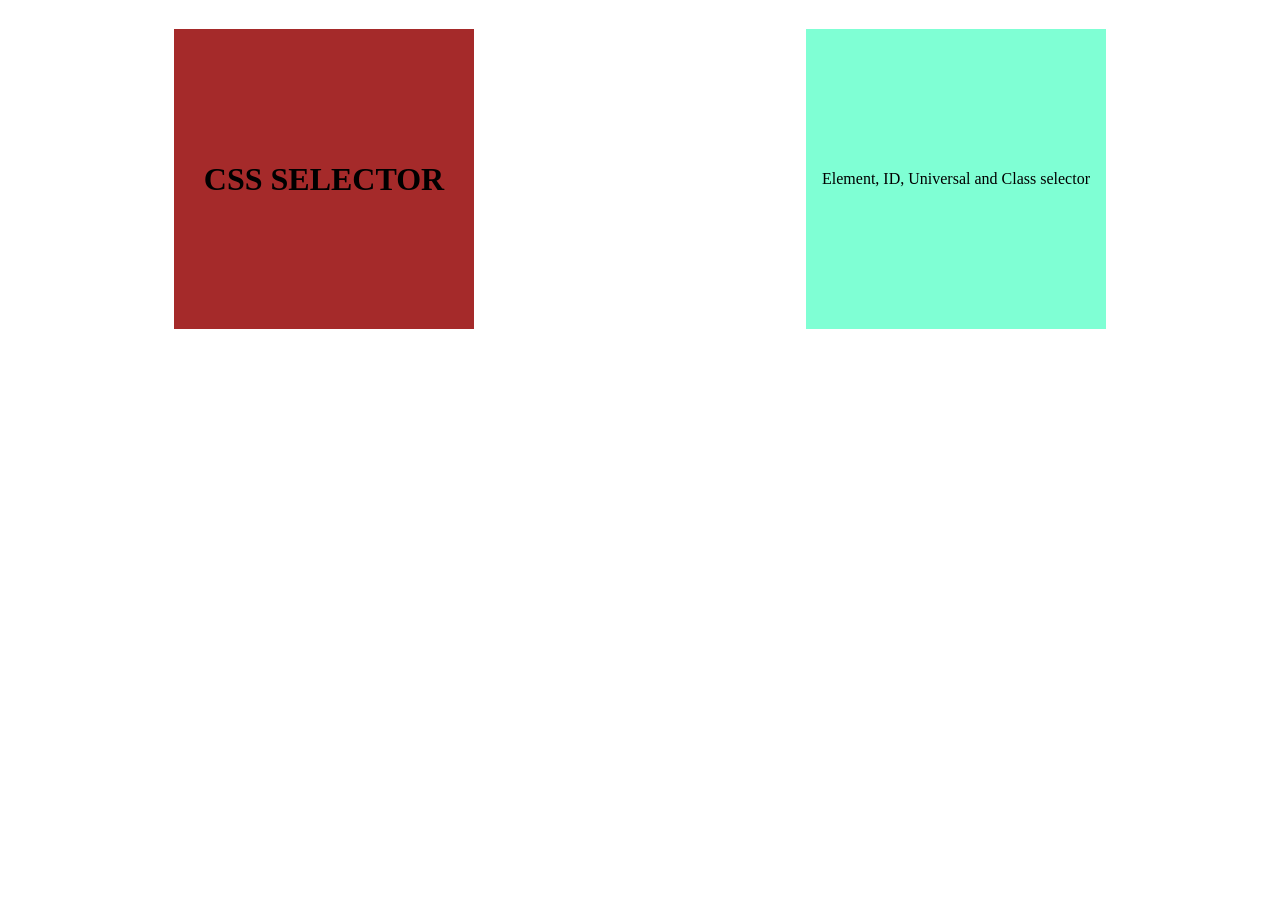
<file: index.html>
<!DOCTYPE html>
<html>
    <head>
        <title>Mastering CSS</title>
        <link rel = "stylesheet" href = "style.css">
    </head>
    <body>
        <div class = "container">
            <h1>CSS SELECTOR</h1>
            <p>Element, ID, Universal and Class selector</p>
        </div>
    </body>
</html>
</file>
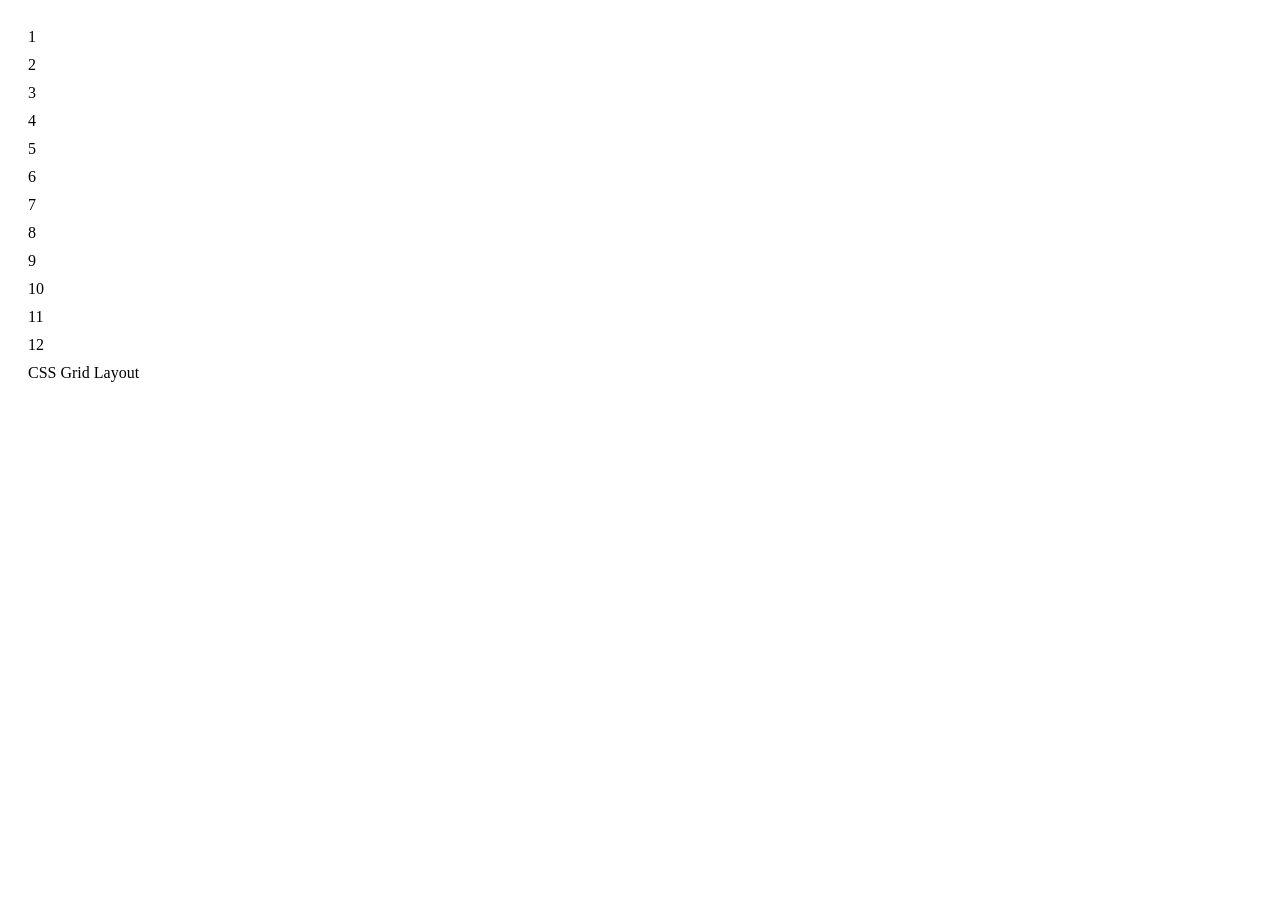
<file: devil.html>
<!DOCTYPE html>
<html lang="en">
<head>
    <meta charset="UTF-8">
    <meta name="viewport" content="width=device-width, initial-scale=1.0">
    <title>Devil's Practice</title>
    <link rel = "stylesheet" href = "devil.css">
</head>
<body>
<!-- <div class = "container">
    <div class = "item">1</div>
    <div class = "item">2</div>
    <div class = "item">3</div>
    <div class = "item">4</div>
    <div class = "item">5</div>   
    <div class = "item">5</div>
</div> -->

    <div class = "vacuum">
        <div class = "item1">1</div>
        <div class = "item2">2</div>
        <div class = "item3">3</div>
        <div class = "item4">4</div>
        <div class = "item5">5</div>
        <div class = "item6">6</div>
        <div class = "item7">7</div>
        <div class = "item8">8</div>
        <div class = "item9">9</div>
        <div class = "item10">10</div>
        <div class = "item11">11</div>
        <div class = "item13">12</div>
        <div class = "layout">CSS Grid Layout</div>
    </div>
</body>
</html>
</file>
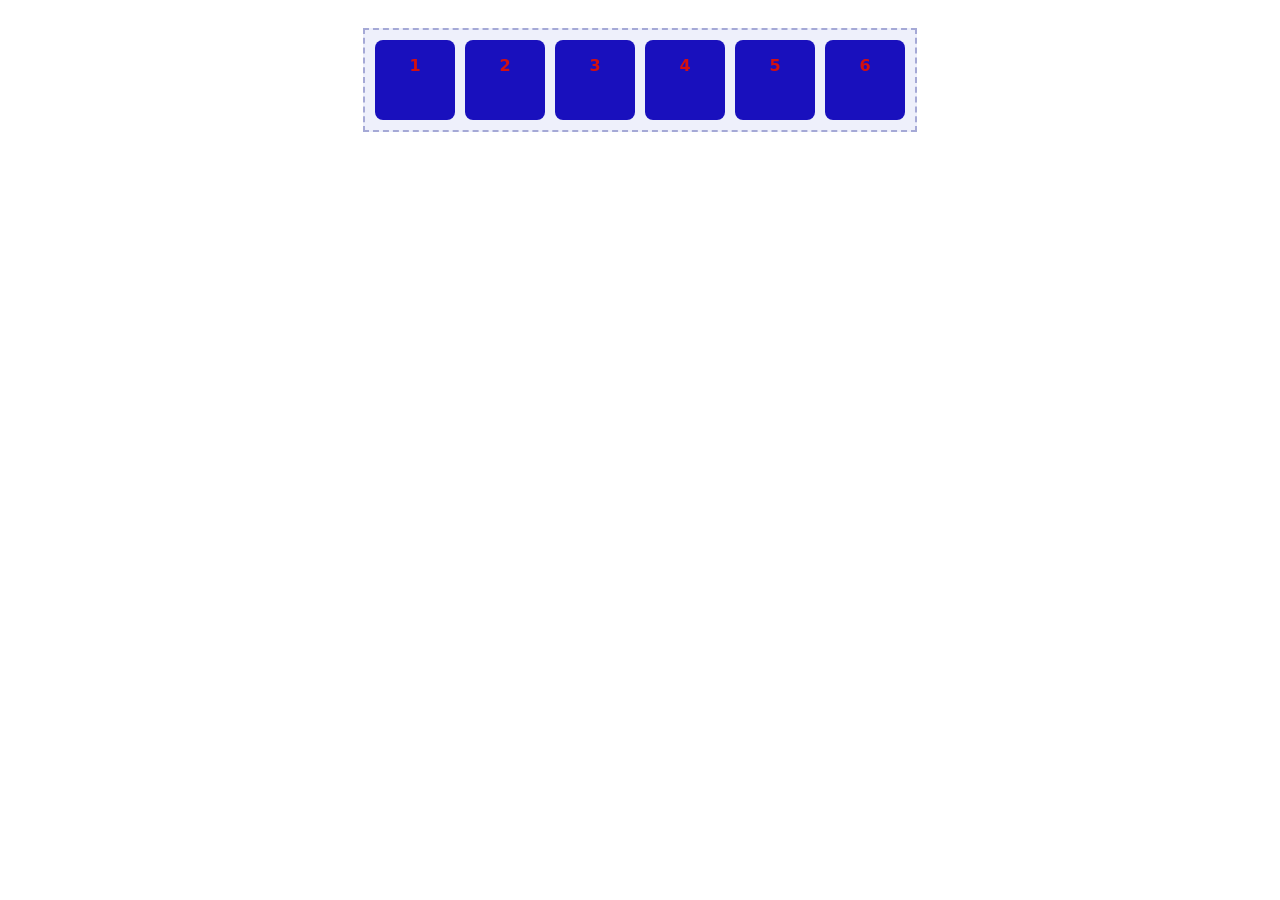
<file: grid.html>
<!DOCTYPE html>
<html lang="en">
<head>
    <meta charset="UTF-8">
    <meta name="viewport" content="width=device-width, initial-scale=1.0">
    <title>GRID PRACTICE</title>
    <link rel="stylesheet" href="grid.css">
</head>
<body>
    <div class = "container">
        <div class = "item">1</div>
        <div class = "item">2</div>
        <div class = "item">3</div>
        <div class = "item">4</div>
        <div class = "item">5</div>
        <div class = "item">6</div>
        <!-- <div class = "item">7</div>
        <div class = "item">8</div>
        <div class = "item">9</div>
        <div class = "item">10</div>
        <div class = "item">11</div>
        <div class = "item">12</div> --> 
    </div>
    <!-- <div class="vacuum">
        <div class = "header">header</div>
        <div class = "side-bar">side bar</div>
        <div class = "box">3</div>
        <div class = "box">4</div>
        <div class = "box">5</div>
        <div class = "box">6</div>
        <div class = "box">7</div>
        <div class = "box">8</div>
        <div class = "box">9</div>
        <div class ="wide">wide</div>
    </div> -->

     <!-- <div class="page">
        <header>header</header>
        <nav>sidebar</nav>
        <main>main</main>
        <aside>ads</aside>
        <footer>footer</footer>
    </div>-->

     <!-- <div class="slide">
        <div class = "box-1">1</div>
        <div class = "box-2">2</div>
        <div class = "box-3">3</div>
        <div class = "box">4</div>
    </div> -->

    <!-- <div class="homepage">
        <header>header</header>
        <nav>sidebar</nav>
        <main>main</main>
        <aside>ads</aside>
        <footer>footer</footer> -->
    <!-- </div> -->

    <!-- <div class = "template">
        <header>logo</header>
        <nav>nav</nav>
        <main>hero</main>
        <section>card1</section>
        <article>card2</article>
        <data>card3</data>
        <footer>footer</footer>
    </div> -->

    <!-- <div class = "centered-box">box center</div> -->

    <!-- <div class="photo-gallery">
        <div class = "box1">1</div>
        <div class = "box">2</div>
        <div class = "box">3</div>
        <div class = "box">4</div>
        <div class = "box">5</div>
        <div class = "box">6</div>
        <div class = "box">7</div>
        <div class = "box">8</div>
        <div class = "box">9</div>
    </div>  -->

    
    </div>
</body>
</html>
</file>
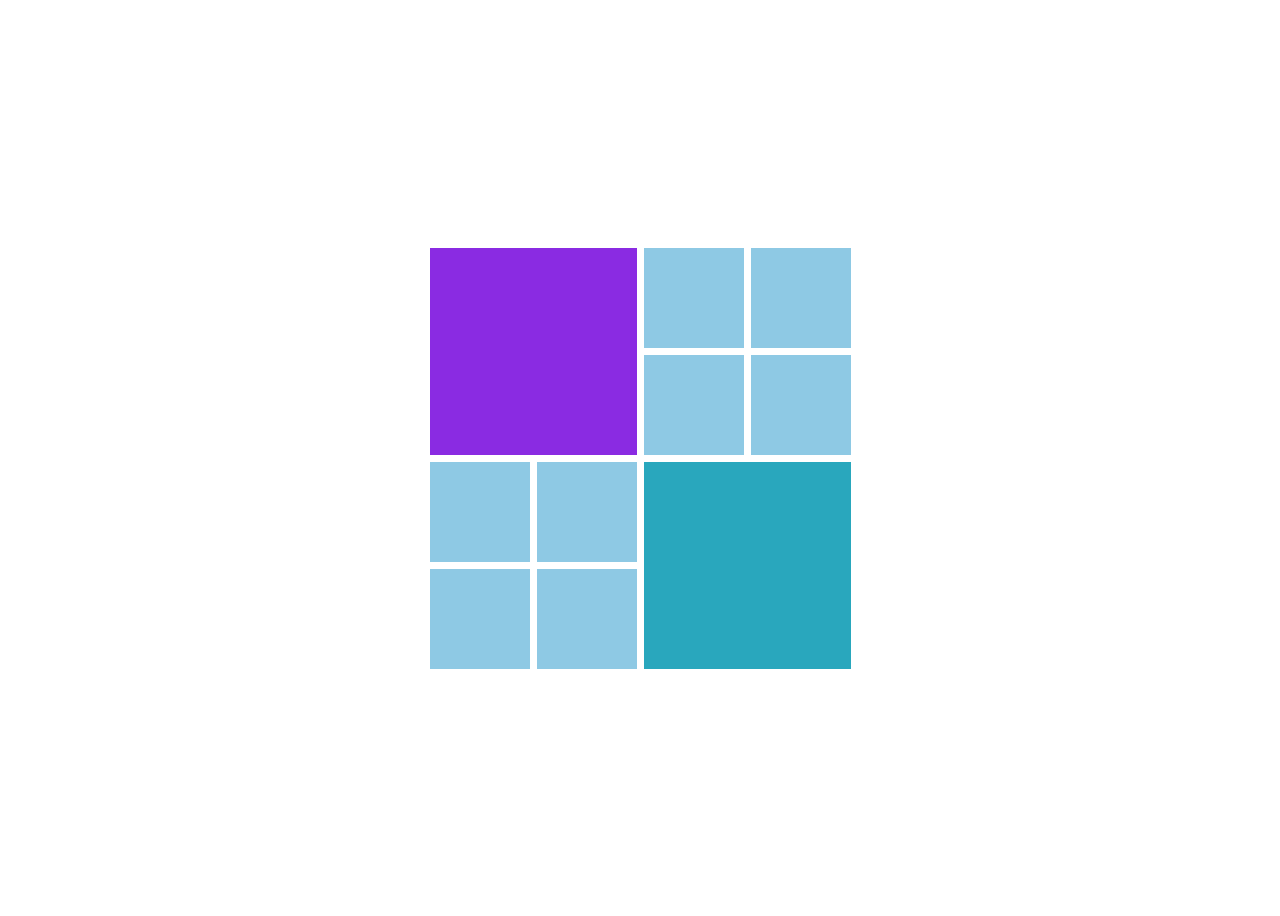
<file: griddesign.html>
<!DOCTYPE html>
<html lang="en">
<head>
    <meta charset="UTF-8">
    <meta name="viewport" content="width=device-width, initial-scale=1.0">
    <title>Grid design</title>
    <link rel = "stylesheet" href="griddesign.css">
</head>
<body>
    <div class = "container">
        <header></header>
        <nav></nav>
        <data></data>
        <section></section>
        <article></article>
        <footer></footer>
        <main></main>
        <aside></aside>
        <picture></picture>
        <table></table>
    </div>
</body>
</html>
</file>
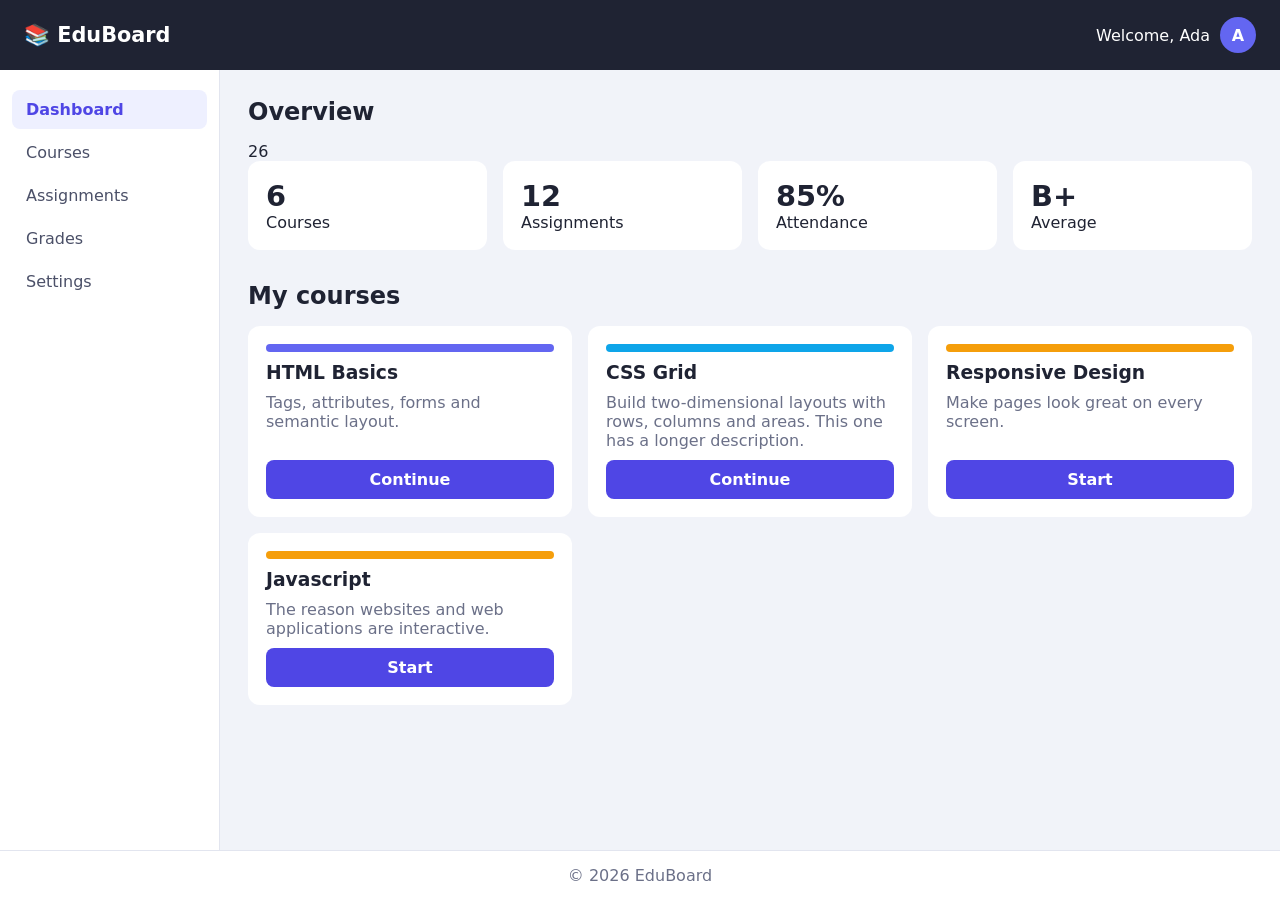
<file: gridproject.html>
<!DOCTYPE html>
<html lang="en">
<head>
<meta charset="UTF-8" />
<meta name="viewport" content="width=device-width, initial-scale=1.0" />
<title>School Dashboard</title>
<link rel="stylesheet" href="gridproject.css" />
</head>
<body>
<div class="layout">
<!-- 1. Header: uses FLEXBOX inside to line up logo and profile -->
<header class="header">
<h1 class="logo">📚 EduBoard</h1>
<div class="profile">
<span>Welcome, Ada</span>
<div class="avatar">A</div>
</div>
</header>
<!-- 2. Sidebar -->
<nav class="sidebar">
<a href="#" class="active">Dashboard</a>
<a href="#">Courses</a>
<a href="#">Assignments</a>
<a href="#">Grades</a>
<a href="#">Settings</a>
</nav>
<!-- 3. Main area: contains its own GRID of stat boxes and course cards -->
<main class="main">
<h2>Overview</h2>
26
<section class="stats">
<div class="stat"><span class="stat-number">6</span><span class="statlabel">Courses</span></div>
<div class="stat"><span class="stat-number">12</span><span class="statlabel">Assignments</span></div>
<div class="stat"><span class="stat-number">85%</span><span class="statlabel">Attendance</span></div>
<div class="stat"><span class="stat-number">B+</span><span class="statlabel">Average</span></div>
</section>
<h2>My courses</h2>
<section class="courses">
<article class="course">
<div class="course-color" style="background:#6366f1"></div>
<h3>HTML Basics</h3>
<p>Tags, attributes, forms and semantic layout.</p>
<a href="#" class="btn">Continue</a>
</article>
<article class="course">
<div class="course-color" style="background:#0ea5e9"></div>
<h3>CSS Grid</h3>
<p>Build two-dimensional layouts with rows, columns and areas. This one has a
longer description.</p>
<a href="#" class="btn">Continue</a>
</article>
<article class="course">
<div class="course-color" style="background:#f59e0b"></div>
<h3>Responsive Design</h3>
<p>Make pages look great on every screen.</p>
<a href="#" class="btn">Start</a>
</article>

<article class="course">
<div class="course-color" style="background:#f59e0b"></div>
<h3>Javascript</h3>
<p>The reason websites and web applications are interactive.</p>
<a href="#" class="btn">Start</a>
</article>

</section>
</main>
<!-- 4. Footer -->
<footer class="footer">© 2026 EduBoard</footer>
</div>
</body>
</html>
</file>
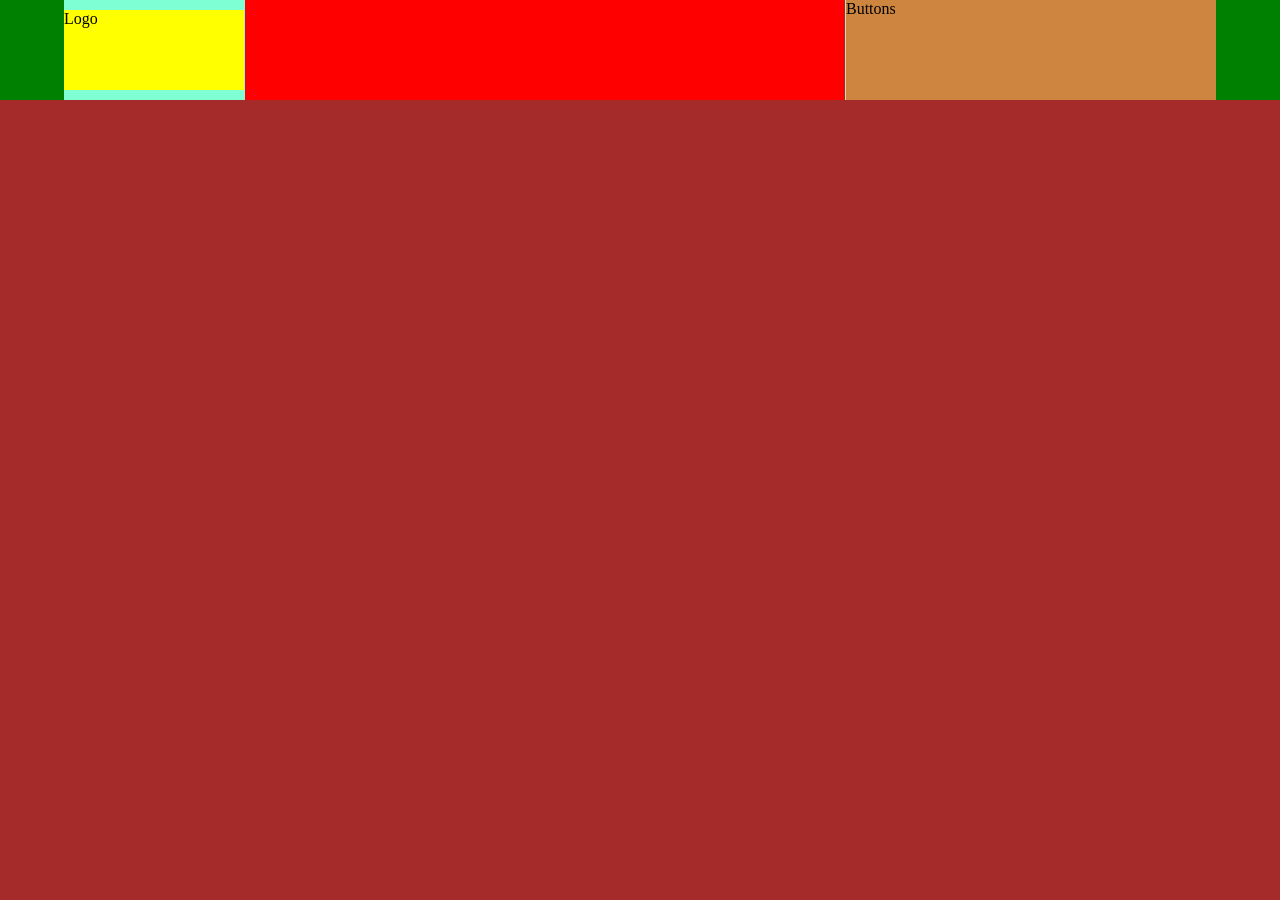
<file: header.html>
<!DOCTYPE html>
<html lang = "en">
    <head>
        <title>Document</title>
        <link rel = "stylesheet" href = "header.css">
    </head>
    <body>
        <header>
            <div class = "headerHolder">
                <div class = "logo">Logo</div>
                <nav></nav>
                <div class = "button">Buttons</div>
            </div>
        </header>
    </body>
</html>
</file>
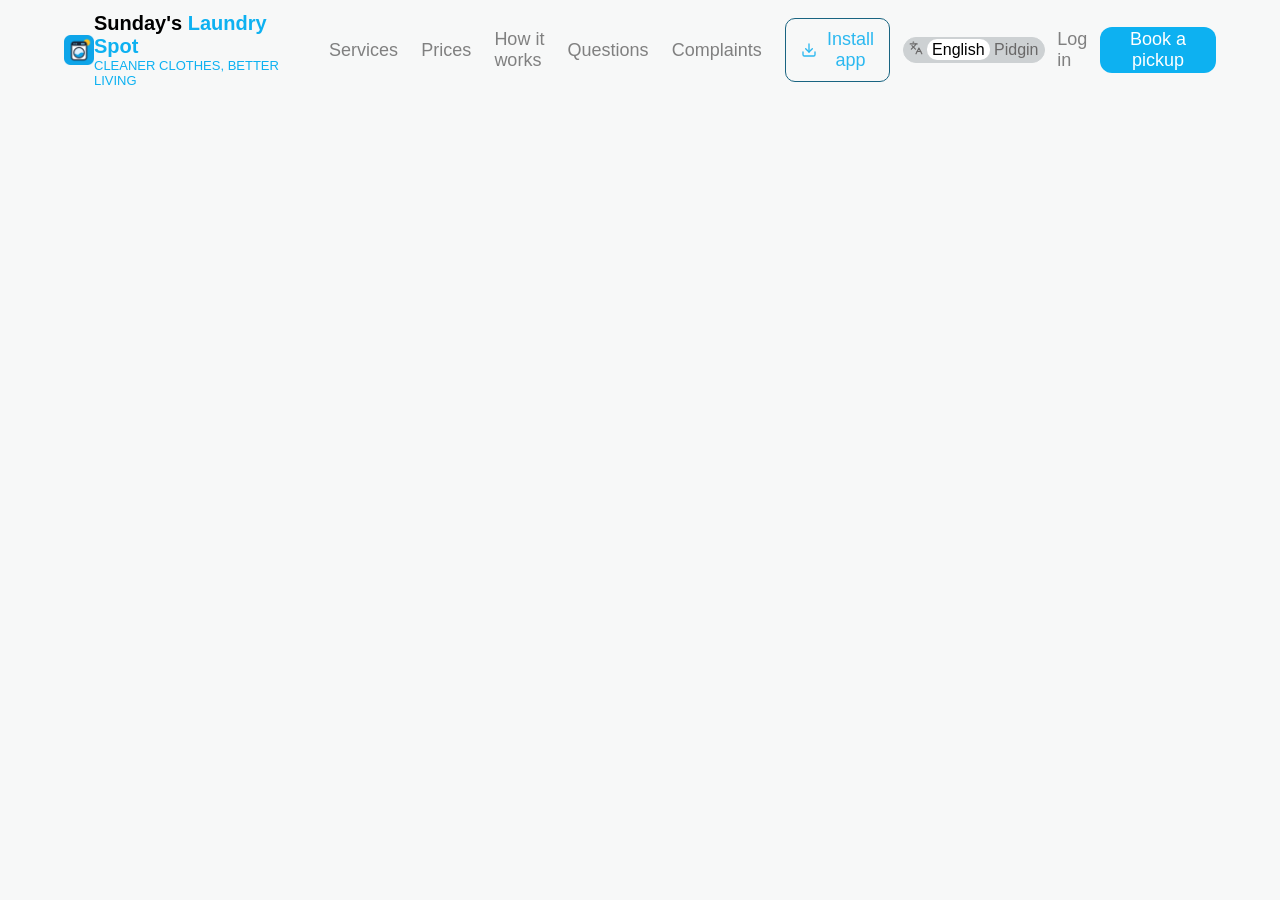
<file: headerPractice.html>
<!DOCTYPE html>
<html lang="en">
<head>
    <meta charset="UTF-8">
    <meta name="viewport" content="width=device-width, initial-scale=1.0">
    <title>Sunday's Laundry Spot - Ajegunle, Lagos </title>
    <link rel = "stylesheet" href = "headerPractice.css">
</head>
<body>
    <header>
        <div class = "logo-holder">
            <img src = "logo.png" alt = "Sunday's Laundry Spot logo">
            <div class = "brand-details">
                <h1><span>Sunday's</span> Laundry Spot</h1>
                <p>CLEANER CLOTHES, BETTER <br>LIVING</p>
            </div>
        </div>
        <div class = "nav-menu">
            <nav>Services</nav>
            <nav>Prices</nav>
            <nav>How it <br>works</nav>
            <nav>Questions</nav>
            <nav>Complaints</nav>
        </div>
        <div class = "action-btns">
            <button class="install-btn">
                <svg width="16" height="16" viewBox="0 0 24 24" fill="none" stroke="currentColor" stroke-width="2" stroke-linecap="round" stroke-linejoin="round">
                <path d="M21 15v4a2 2 0 0 1-2 2H5a2 2 0 0 1-2-2v-4"/>
                <polyline points="7 10 12 15 17 10"/>
                 <line x1="12" y1="15" x2="12" y2="3"/>
                 </svg>
                <span>Install<br>app</span>
            </button>
            <div class = "language-switch">
                <svg width="14" height="14" viewBox="0 0 24 24" fill="none" stroke="currentColor" stroke-width="2" stroke-linecap="round" stroke-linejoin="round">
                    <path d="m5 8 6 6"/>
                    <path d="m4 14 6-6 2-3"/>
                    <path d="M2 5h12"/>
                    <path d="M7 2h1"/>
                    <path d="m22 22-5-10-5 10"/>
                    <path d="M14 18h6"/>>
                </svg>
                <span class = "active">English</span>
                <span>Pidgin</span>
            </div>
            <nav>Log <br>in</nav>
            <button class = "pick-up">Book a <br>pickup</button>
        </div>
    </header>
</body>
</html>
</file>
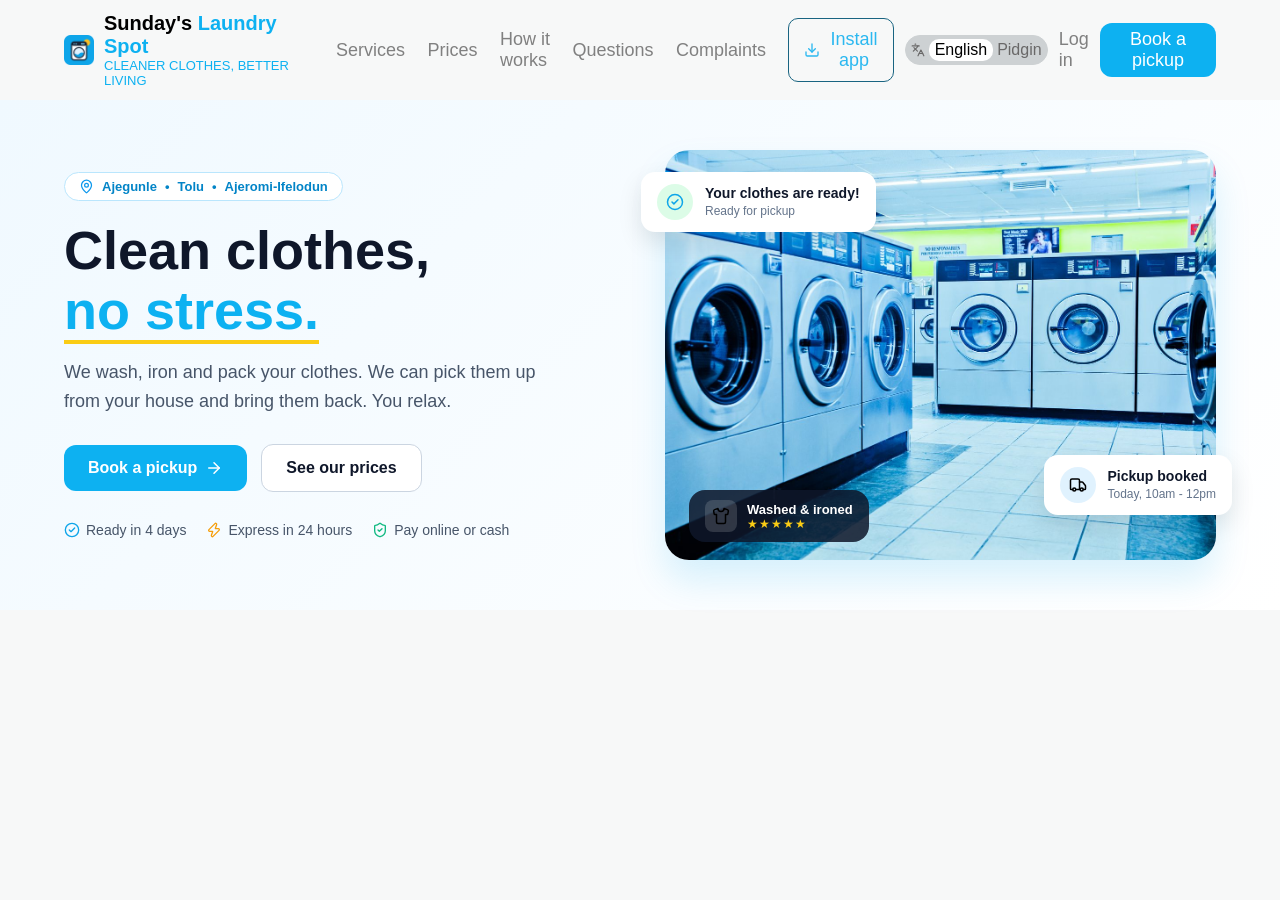
<file: headerResponsive.html>
<!DOCTYPE html>
<html lang="en">
<head>
    <meta charset="UTF-8">
    <meta name="viewport" content="width=device-width, initial-scale=1.0">
    <title>Sunday's Laundry Spot - Ajegunle, Lagos</title>
    <link rel="stylesheet" href="headerResponsive.css">
</head>
<body>
    <header>
        <div class="logo-holder">
            <img src="logo.png" alt="Sunday's Laundry Spot logo">
            <div class="brand-details">
                <h1><span>Sunday's</span> Laundry Spot</h1>
                <p>CLEANER CLOTHES, BETTER <br>LIVING</p>
            </div>
        </div>

        <nav class="nav-menu">
            <a href="#">Services</a>
            <a href="#">Prices</a>
            <a href="#">How it <br>works</a>
            <a href="#">Questions</a>
            <a href="#">Complaints</a>
        </nav>

        <div class="action-btns">
            <button class="install-btn">
                <svg width="16" height="16" viewBox="0 0 24 24" fill="none" stroke="currentColor" stroke-width="2" stroke-linecap="round" stroke-linejoin="round">
                    <path d="M21 15v4a2 2 0 0 1-2 2H5a2 2 0 0 1-2-2v-4"/>
                    <polyline points="7 10 12 15 17 10"/>
                    <line x1="12" y1="15" x2="12" y2="3"/>
                </svg>
                <span>Install<br>app</span>
            </button>

            <div class="language-switch">
                <svg width="14" height="14" viewBox="0 0 24 24" fill="none" stroke="currentColor" stroke-width="2" stroke-linecap="round" stroke-linejoin="round">
                    <path d="m5 8 6 6"/>
                    <path d="m4 14 6-6 2-3"/>
                    <path d="M2 5h12"/>
                    <path d="M7 2h1"/>
                    <path d="m22 22-5-10-5 10"/>
                    <path d="M14 18h6"/>
                </svg>
                <span class="active">English</span>
                <span>Pidgin</span>
            </div>

            <a href="#" class="login-link">Log <br>in</a>
            <button class="pick-up">Book a <br>pickup</button>

            <!-- ========================================== -->
            <!-- HAMBURGER BUTTON (Only visible on mobile)  -->
            <!-- ========================================== -->
            <button class="hamburger-btn" aria-label="Open menu">☰</button>
            <!-- ========================================== -->
        </div>
    </header>
        <section class="hero">
        <div class="hero-container">

            <!-- COLUMN 1: Left Text, Buttons & Perks -->
            <div class="hero-text">
                <div class="location">
                    <img src="location.svg" alt="laundry's locations" class="location-icon">
                    <ul class="location-list">
                        <li>Ajegunle</li>
                        <li>Tolu</li>
                        <li>Ajeromi-Ifelodun</li>
                    </ul>
                </div>

                <h1>Clean clothes,<br><span class="highlight">no stress.</span></h1>
                <p class="hero-sub">
                    We wash, iron and pack your clothes. We can pick them up from your house and bring them back. You relax.
                </p>

                <div class="hero-buttons">
                    <a href="#" class="btn-primary">
                        <span>Book a pickup</span>
                        <img src="right-arrow.svg" alt="right Arrow icon">
                    </a>
                    <a href="#" class="btn-secondary">See our prices</a>
                </div>

                <div class="hero-perks">
                    <div class="perk-item">
                        <img src="tick.svg" alt="Checkmark">
                        <span>Ready in 4 days</span>
                    </div>

                    <div class="perk-item">
                        <img src="flash.svg" alt="Lightning bolt">
                        <span>Express in 24 hours</span>
                    </div>

                    <div class="perk-item">
                        <img src="shield.svg" alt="Shield">
                        <span>Pay online or cash</span>
                    </div>
                </div>
            </div> <!-- <-- Closes .hero-text (Column 1) -->

            <!-- COLUMN 2: Right Washing Machine Photo + Floating Badges -->
            <div class="hero-visual">
                <img src="hero.jpeg" alt="Washing machines at Sunday's Laundry Spot" class="main-hero-img">

                <!-- Floating Card 1: Top Left -->
                <div class="float-card card-top">
                    <div class="float-icon green">
                        <img src="tick.svg" alt="Checkmark">
                    </div>
                    <div>
                        <strong>Your clothes are ready!</strong>
                        <span>Ready for pickup</span>
                    </div>
                </div>

                <!-- Floating Card 2: Bottom Right -->
                <div class="float-card card-right">
                    <div class="float-icon blue">
                        <img src="lorry.svg" alt="Delivery truck">
                    </div>
                    <div>
                        <strong>Pickup booked</strong>
                        <span>Today, 10am - 12pm</span>
                    </div>
                </div>

                <!-- Floating Dark Pill: Bottom Left -->
                <div class="float-pill">
                    <div class="pill-icon">
                        <img src="cloth.svg" alt="Washed shirt">
                    </div>
                    <div>
                        <strong>Washed & ironed</strong>
                        <div class="stars">★★★★★</div>
                    </div>
                </div>
            </div> <!-- <-- Closes .hero-visual (Column 2) -->

        </div> <!-- <-- Closes .hero-container -->
    </section>
</body>
</html>
</file>
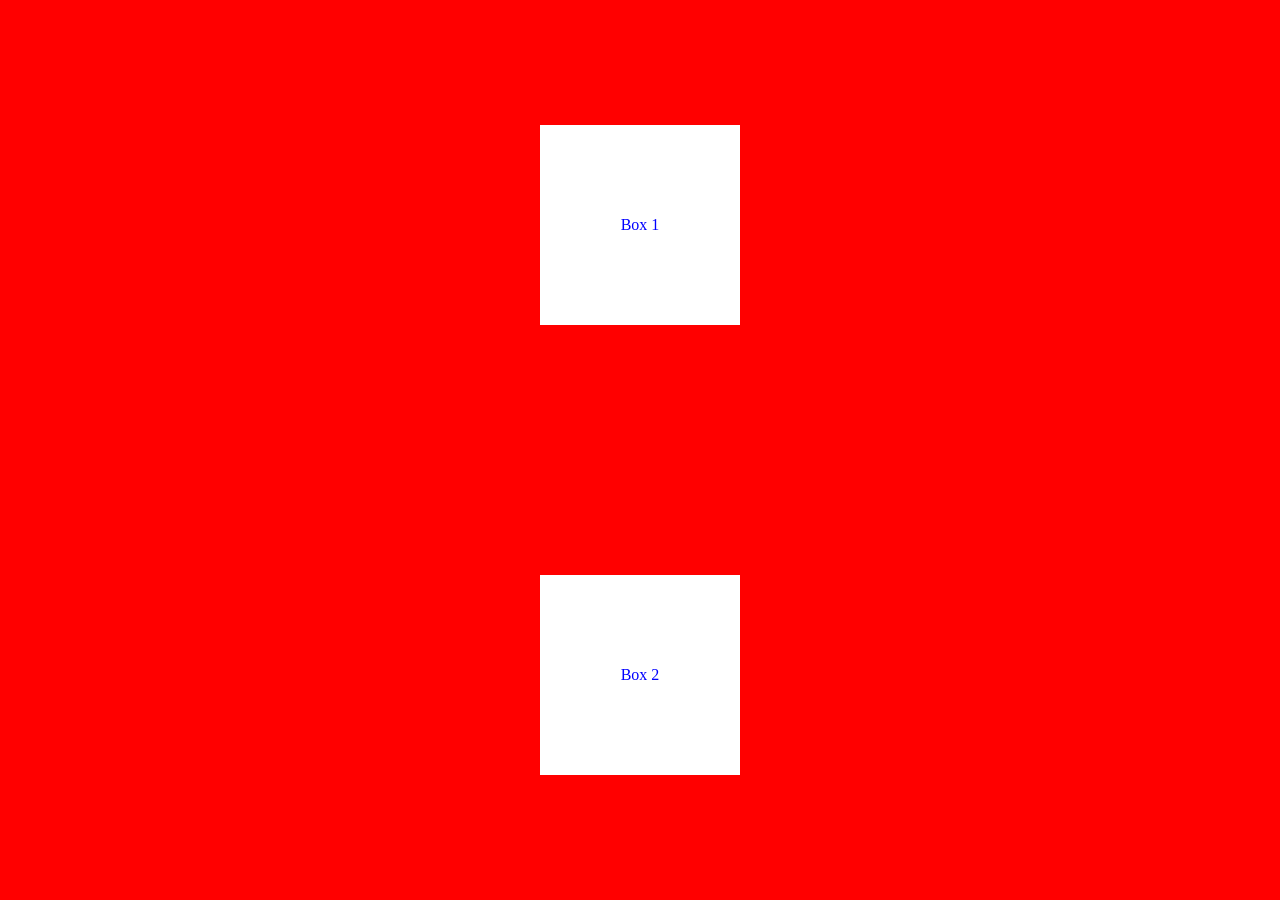
<file: index2.html>
<!DOCTYPE html>
<html lang="en">
<head>
    <meta charset="UTF-8">
    <meta name="viewport" content="width=device-width, initial-scale=1.0">
    <title>Document</title>
    <link rel = "stylesheet" href = "style2.css">
</head>
<body>
    <p class = "box">Box 1</p>
    <p class = "box">Box 2</p>
</body>
</html>
</file>
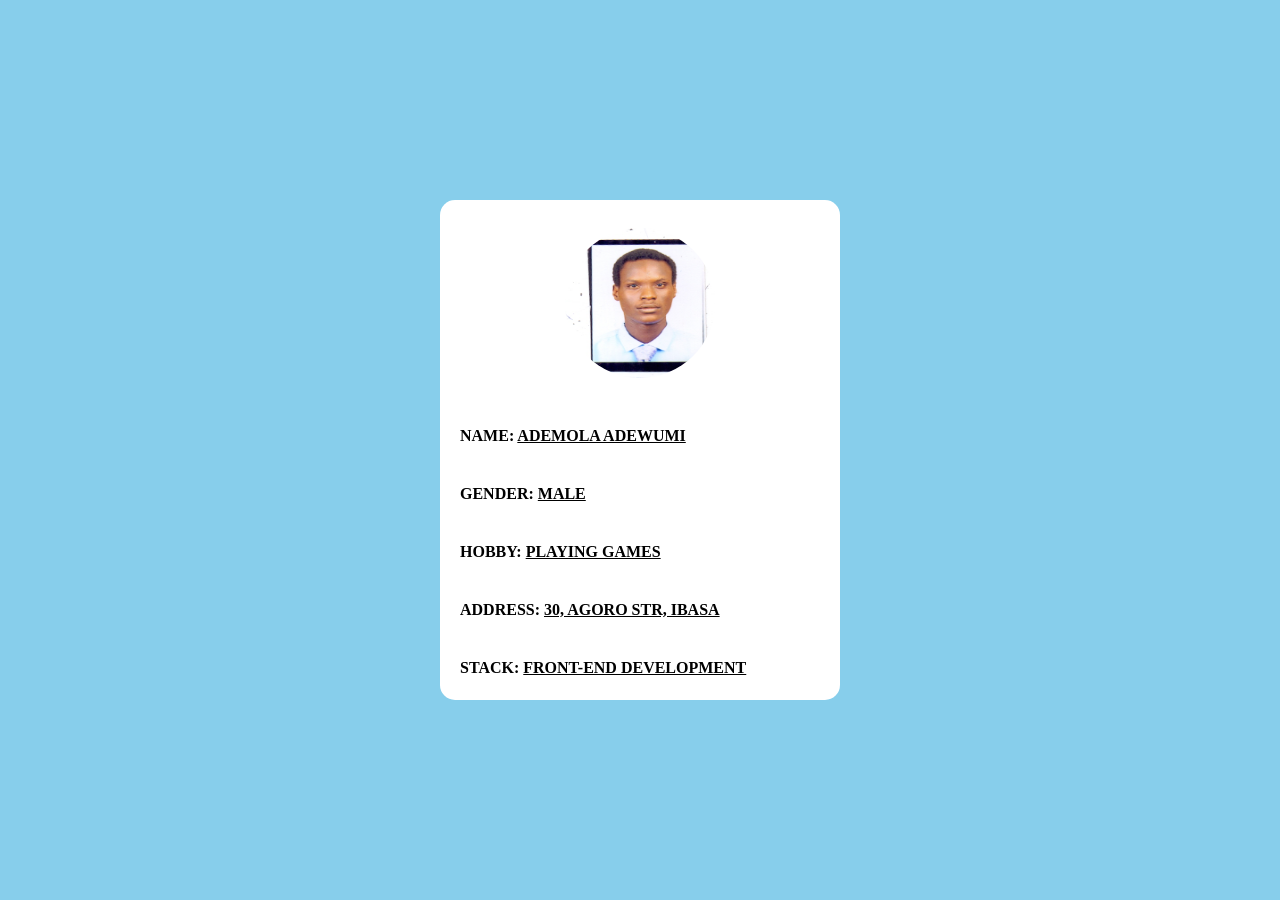
<file: practiceProfile.html>
<!DOCTYPE html>
<html lang="en">
<head>
    <meta charset="UTF-8">
    <meta name="viewport" content="width=device-width, initial-scale=1.0">
    <title>Ayomide's Profile</title>
    <link rel = "stylesheet" href = "practiceProfile.css">
</head>
<body>
    
        <div class = "profile-holder">
            <div class = "pic-container">
                <div class = "pic-holder">
                     <img src = "PASSPORT 10001 (1).jpg" alt = "my profile picture">
                </div>
            </div>
            <div class = "profile-details">
                <div>NAME: <span>ADEMOLA ADEWUMI</span></div>
                <div>GENDER: <span>MALE</span></div>
                <div>HOBBY: <span>PLAYING GAMES</span></div>
                <div>ADDRESS: <span>30, AGORO STR, IBASA</span></div>
                <div>STACK: <span>FRONT-END DEVELOPMENT</span></div>
            </div>
    
        
    </div>
</body>
</html>
</file>
<file: style.css>
.container{
    display:flex;
    align-items: center;
    justify-content: center;
    justify-content: space-around;

}

h1{
    display:flex;
    width: 300px;
    height: 300px;
    background-color: brown;
    align-items: center;
    justify-content: center;
    
   

}

p{
    display:flex;
    width: 300px;
    height: 300px;
    background-color: aquamarine;
    align-items: center;
    justify-content: center; 
   
    
}
</file>
<file: devil.css>
*{
    box-sizing: content-box;
}

body{
    padding: 20px;
    display:grid;
}

/* .container{
    display:grid;
    grid-template-columns: 1fr 1fr;
    grid-template-rows: 60px 60px 60px;
    gap:10px;
    

}

.item{
    background-color: blue;
    border-radius: 10px;
} */

.vacuum{
    display:grid;
    grid-template-areas: repeat(10, 1fr);
    gap:10px;
}
</file>
<file: grid.css>
* {
    box-sizing: border-box;
}

body {
font-family: system-ui, sans-serif;
padding: 20px;
/* min-height: 100vh; */
display:grid;
place-items: center; 

 }

.centered-box{
    height: 100px;
    width: 100px;
    background-color: red;
    display: grid; 
    place-items: center;
    
} 

.vacuum{
    width: 90%;
    display: grid;
    background: #d6d5df;
    border: 2px dashed #a5a9d6;
    padding: 10px;
    grid-template-columns: repeat(3, 1fr); /* 4 columns, each taking up 25% of the container's width */
    grid-template-rows: 60px 120px; 
    gap: 10px;
    grid-auto-rows: 70px;
    text-align: center;
    border-radius: 20px;
}

.box{
    background-color: rgb(209, 9, 43);
    color: white;
    align-items: center;
    border-radius: 10px;
}

.header{
    grid-column: 1/4;
    background-color: rgb(27, 5, 124);
    color: white;
    border-radius: 10px;
}


.side-bar{
    grid-row: span 2;
     background-color: rgb(45, 46, 43);
    color: white;
    border-radius: 10px;
}

.wide{
    grid-column: span 2;
     background-color: rgb(187, 12, 129);
    color: white;
    border-radius: 10px;
} 

.container {
display: grid;
background: #eef0fb;
border: 2px dashed #a5a9d6;
padding: 10px;
grid-template-columns: repeat(6, 80px); 
grid-auto-rows: 80px;
gap: 10px;
 } 

.item {
background: #1910bd;
color: rgb(212, 15, 15);
padding: 16px;
border-radius: 8px;
text-align: center;
font-weight: bold;
 } 

.page{
    display: grid;
    grid-template-columns: 160px 1fr 140px;
    grid-template-rows: 60px 1fr 50px;
    grid-template-areas: 
        "header header header"
        "sidebar main ads"
        "footer footer footer";
     gap: 10px;
    min-height: 340px ;
    color: white;
    font-family: Arial, sans-serif;
    font-weight: bold;
    border-radius: 10px;
    
    
}

.page > * {
  color: white;
  font-family: Arial, sans-serif;
  font-weight: bold;
  border-radius: 10px;
  display: flex;
  justify-content: center; /* Centers text horizontally (left-to-right) */
  align-items: center;
} 

 header{
     background-color: #4f46e5;
     grid-area: header;
}
nav{
    background-color: #db2777;
    grid-area: sidebar;
}
main{
    background-color: #0891b2;
    grid-area: main;
} 
aside{
    background-color: #059669;
    grid-area:ads;
}

footer{
    background-color: #334155;
    grid-area:footer;
}  

.slide{
    display: grid;
    grid-template-columns: repeat(4, 1fr);
    grid-auto-rows: 50px;
    gap: 10px;
    background-color: blanchedalmond;
}

.slide > *{
    background-color: brown;
    color: black;
    border-radius: 20px;
    display: flex;
    justify-content: center;
    align-items: center;
}

.box-1{
    grid-row: 1/4;
}

.box-2{
    grid-row: span 2;
}

.box-3{
    grid-column: span 2;
} 

.homepage{
    display: grid;
    grid-template-columns: 160px 1fr 140px;
    grid-template-rows: 60px 1fr 50px;
    gap: 10px;
    min-height: 340px ;
    color: white;
    font-family: Arial, sans-serif;
    font-weight: bold;
    border-radius: 10px;
}

.homepage>*{
    color: white;
    font-family: Arial, sans-serif;
    font-weight: bold;
    border-radius: 10px;
    display: flex;
    justify-content: center;
    align-items: center;
}  

header{
    grid-column: 1/4;
    grid-row: 1/2;
    background-color: rgb(38, 122, 231);
}

nav{
    grid-column: 1/2;
    grid-row: 2/3;
    background-color: blueviolet;
}
main{
    grid-column: 2/3;
    grid-row: 2/3;
    background-color: aqua;
}

aside{
    grid-column: 3/4;
    grid-row: 2/3;
    background-color: green;
}

footer{
    grid-column: 1/4;
    grid-row: 3/4;
    background-color: gray;
} 


 .template{
    display: grid;
    grid-template-columns: repeat(3, 1fr);
    grid-template-rows: 60px 120px 90px 70px;
    grid-template-areas: 
        "logo nav nav" 
        "hero hero hero" 
        "card1 card2 card3" 
        "footer footer footer" ;
    gap: 10px;
    min-height: 340px ;
    color: white;
    font-family: Arial, sans-serif;
    font-weight: bold;
    border-radius: 10px;
 }

header{
    grid-area: logo;
    background-color: darkgreen;
}

nav{
    grid-area: nav;
    background-color: blueviolet;
}

main{
    grid-area: hero;
    background-color: black;
}

section{
    grid-area: card1;
    background-color: darkmagenta;
}

article{
    grid-area: card2;
    background-color: orange;
}

data{
    grid-area: card3;
    background-color: hotpink;
}

footer{
    grid-area: footer;
    background-color: lime;
    
} 

.photo-gallery{
    display: grid;
    grid-template-columns: repeat(3, 1fr) ;
    grid-auto-rows: 80px;
    border: 5px dashed blue; 
    gap: 10px;
}

.photo-gallery>*{
    background-color: fuchsia;
    border-radius: 10px;
    font-weight: 600;
    display: flex;
    justify-content: center;
    align-items: center;
} 

.box1{
    grid-column: span 2;
    grid-row: span 2;
}
</file>
<file: griddesign.css>
*{
    box-sizing: border-box;
}

body{
    min-height: 100vh;
    display: grid;
    place-items: center;
   
}

.container{
    display: grid;
    grid-template-columns: repeat(4, 100px);
    grid-template-rows: repeat(4, 100px);
    gap: 7px;
    

}

header{
    background-color: blueviolet;
    grid-column: span 2;
    grid-row: span 2;
}

nav{
     background-color: rgb(142, 201, 228);
    grid-column: span 1;
    grid-row: span 1;
}

data{
     background-color: rgb(142, 201, 228);
    grid-column: span 1;
    grid-row: span 1;
}

section{
     background-color: rgb(142, 201, 228);
    grid-column: span 1;
    grid-row: span 1;
}

article{
    background-color: rgb(142, 201, 228);
    grid-column: span 1;
    grid-row: span 1;
}

footer{
    background-color: rgb(142, 201, 228);
    grid-column: span 1;
    grid-row: span 1;
}

main{
    background-color: rgb(142, 201, 228);
    grid-column: span 1;
    grid-row: span 1;
}

aside{
    background-color: rgb(41, 167, 189);
    grid-column: span 2;
    grid-row: span 2;
}

picture{
    background-color: rgb(142, 201, 228);
    grid-column: span 1;
    grid-row: span 1;
}

table{
    background-color: rgb(142, 201, 228);
    grid-column: span 1;
    grid-row: span 1;
}
</file>
<file: gridproject.css>
* {
box-sizing: border-box;
margin: 0;
}
body {
font-family: system-ui, -apple-system, "Segoe UI", Roboto, sans-serif;
background: #f1f3f9;
color: #1f2333;
}
/* ---------- 1. The PAGE grid ---------- */
.layout {
display: grid;
grid-template-columns: 220px 1fr; /* sidebar | main */
grid-template-rows: 70px 1fr 50px; /* header | content | footer */
grid-template-areas:
"header header"
"sidebar main"
"footer footer";
min-height: 100vh; /* fill the whole screen height */
}
.header { grid-area: header; }
.sidebar { grid-area: sidebar; }
.main { grid-area: main; }
.footer { grid-area: footer; }
/* ---------- 2. Header (FLEXBOX inside a grid area) ---------- */
.header {
display: flex;
justify-content: space-between; /* logo on the left, profile on the right */
align-items: center; /* vertically centred */
padding: 0 24px;
background: #1f2333;
color: #fff;
}
.logo { font-size: 1.3rem; }
.profile {
display: flex;
align-items: center;
gap: 10px;
}
.avatar {
width: 36px;
height: 36px;
border-radius: 50%;
background: #6366f1;
display: grid;
place-items: center; /* centre the letter */
font-weight: 700;
}
/* ---------- 3. Sidebar (FLEXBOX column) ---------- */
.sidebar {
display: flex;
flex-direction: column;
gap: 4px;
padding: 20px 12px;
background: #fff;
border-right: 1px solid #e2e5ef;
}
.sidebar a {

padding: 10px 14px;
border-radius: 8px;
color: #4b5068;
text-decoration: none;
}
.sidebar a.active,
.sidebar a:hover {
background: #eef0ff;
color: #4f46e5;
font-weight: 600;
}
/* ---------- 4. Main content ---------- */
.main { padding: 28px; }
.main h2 { margin: 0 0 16px; }
/* Stat boxes: a 4-column GRID */
.stats {
display: grid;
grid-template-columns: repeat(4, 1fr);
gap: 16px;
margin-bottom: 32px;
}
.stat {
display: flex;
flex-direction: column;
padding: 18px;
background: #fff;
border-radius: 12px;
}
.stat-number { font-size: 1.8rem; font-weight: 700; }
.stat-label { color: #6b7088; }
/* Course cards: a GRID of cards, each card is a FLEX column */
.courses {
display: grid;
grid-template-columns: repeat(3, 1fr);
gap: 16px;
}
.course {
display: flex;
flex-direction: column;
gap: 10px;
padding: 18px;
background: #fff;
border-radius: 12px;
}
.course-color { height: 8px; border-radius: 4px; }
.course p { color: #6b7088; }

.btn {
margin-top: auto; /* pushes the button to the bottom of the card */
padding: 10px;
border-radius: 8px;
background: #4f46e5;
color: #fff;
text-align: center;
text-decoration: none;
font-weight: 600;
}
/* ---------- 5. Footer ---------- */
.footer {
display: grid;
place-items: center;
background: #fff;
border-top: 1px solid #e2e5ef;
color: #6b7088;
}
</file>
<file: header.css>
*{
    padding: 0;
    margin: 0;
}

body{
    height: 100vh;
    width: 100%;
    background-color: brown;
    
}

header{
    height: 100px;
    width: 100%;
    background-color: green;
    display: flex;
    justify-content: center;
}

.headerHolder{
    height: 100%;
    width: 90%;
    background-color: aquamarine;
    display: flex;
    justify-content: space-between;
    align-items: center;
}

.logo{
    height: 80%;
    width: 180px;
    background-color: yellow;
}

nav{
    width: 600px;
    height: 100%;
    background-color: red;
}

.button{
    height: 100%;
    width: 370px;
    background-color: peru;
}
</file>
<file: headerPractice.css>
*{
    padding: 0;
    margin: 0;
}

body{
    height: 100vh;
    width: 100%;
    background-color: rgb(247, 248, 248);
    display: flex;
    justify-content: center;
}

header{
    height: 100px;
    width: 90%;
    /* background-color: yellow; */
    display: flex;
    align-items: center;
    justify-content: space-between;
}

.logo-holder{
    height: 80px;
    width: auto;
    /* background-color: white; */
    display: flex;
    align-items: center;
    justify-content: space-evenly;
    

    }

 img{
        height: 30px;
        width: 30px;
 }


 .brand-details{
        font-family: 'Gill Sans', 'Gill Sans MT', Calibri, 'Trebuchet MS', sans-serif;
    }

.brand-details h1{
    font-size: 20px;
    color: rgb(13, 177, 241);
}

.brand-details h1 span{
    color: black;
}

.brand-details p{
    font-size: 13px;
    color: rgb(13, 177, 241);
}


.nav-menu{
    height:80px;
    width:500px;
    /* background-color: rgb(182, 211, 238); */
    display: flex;
    align-items: center;
    justify-content: space-evenly;
    
}
nav{
    font-family: 'Gill Sans', 'Gill Sans MT', Calibri, 'Trebuchet MS', sans-serif;
    font-size: 18px;
    color: grey;
    cursor: pointer;
}

.action-btns{
    height: 80px;
    width: 450px;
    /* background-color: cyan; */
    display: flex;
    justify-content: space-between;
    align-items: center;        
}

            
.install-btn{
    display: flex;
    align-items: center;
    gap: 10px;
    padding: 10px 15px;
    border-radius: 10px;
    border: 1px  solid rgb(25, 100, 129);
    font-family: 'Gill Sans', 'Gill Sans MT', Calibri, 'Trebuchet MS', sans-serif;
    color: rgb(43, 184, 240);
    font-size: 18px;
    background-color:  rgb(247, 248, 248);;
}

.language-switch{
    border: 1px solid rgb(205, 209, 211); 
    border-radius: 15px;
    padding: 3px 5px;
    background-color: rgb(205, 209, 211);
    color: rgb(105, 104, 104);
    font-family: 'Gill Sans', 'Gill Sans MT', Calibri, 'Trebuchet MS', sans-serif;
}

.active{
        border: 0px;
        border-radius: 10px;
        background-color: white;
        padding: 2px 5px;
        gap: 5px;
        color: black;

    }

.pick-up{
    padding: 2px 30px;
    border-radius: 12px;
    color: white;
    background-color: rgb(13, 177, 241);
    font-size: 18px;
    border: 0;
}

/* =========================================
   RESPONSIVE RULES (Put at the very bottom)
   ========================================= */

@media (max-width: 1024px) {
  header {
    height: auto;            /* Stops "Sunday's" from getting cut off at the top! */
    flex-wrap: wrap;         /* Lets boxes drop onto a second row cleanly */
    justify-content: space-between;
    gap: 15px;
    padding: 15px 20px;
  }

  /* Moves the navigation links onto a full second row below Logo & Buttons */
  .nav-menu {
    order: 3;
    width: 100%;
    display: flex;
    justify-content: center;
    gap: 20px;
    border-top: 1px solid #e2eef8;
    padding-top: 12px;
  }
}

@media (max-width: 640px) {
  header {
    flex-direction: column;  /* Stacks all 3 boxes vertically on phones */
    align-items: center;
  }

  .nav-menu {
    order: 2;
    flex-wrap: wrap;
    border-top: none;
    padding-top: 0;
  }
}
</file>
<file: headerResponsive.css>
* {
    padding: 0;
    margin: 0;
    box-sizing: border-box;
}

body {
    min-height: 100vh;
    width: 100%;
    background-color: rgb(247, 248, 248);
    display: grid;
    grid-template-columns: 1fr;  
    align-content: start;         
    justify-items: center; 
}

header {
    height: 100px;
    width: 90%;
    display: flex;
    align-items: center;
    justify-content: space-between;
}

.logo-holder {
    height: 80px;
    width: auto;
    display: flex;
    align-items: center;
    gap: 10px;
}

img {
    height: 30px;
    width: 30px;
}

.brand-details {
    font-family: 'Gill Sans', 'Gill Sans MT', Calibri, 'Trebuchet MS', sans-serif;
}

.brand-details h1 {
    font-size: 20px;
    color: rgb(13, 177, 241);
}

.brand-details h1 span {
    color: black;
}

.brand-details p {
    font-size: 13px;
    color: rgb(13, 177, 241);
}

.nav-menu {
    height: 80px;
    width: 500px;
    display: flex;
    align-items: center;
    justify-content: space-evenly;
}

.nav-menu a{
    font-family: 'Gill Sans', 'Gill Sans MT', Calibri, 'Trebuchet MS', sans-serif;
    font-size: 18px;
    color: grey;
    text-decoration: none;
    cursor: pointer;
}

.action-btns {
    height: 80px;
    width: 450px;
    display: flex;
    justify-content: space-between;
    align-items: center;
}

.install-btn {
    display: flex;
    align-items: center;
    gap: 10px;
    padding: 10px 15px;
    border-radius: 10px;
    border: 1px solid rgb(25, 100, 129);
    font-family: 'Gill Sans', 'Gill Sans MT', Calibri, 'Trebuchet MS', sans-serif;
    color: rgb(43, 184, 240);
    font-size: 18px;
    background-color: rgb(247, 248, 248);
    cursor: pointer;
}

.language-switch {
    display: flex;
    align-items: center;
    gap: 4px;
    border: 1px solid rgb(205, 209, 211);
    border-radius: 15px;
    padding: 3px 5px;
    background-color: rgb(205, 209, 211);
    color: rgb(105, 104, 104);
    font-family: 'Gill Sans', 'Gill Sans MT', Calibri, 'Trebuchet MS', sans-serif;
}

.active {
    border: 0px;
    border-radius: 10px;
    background-color: white;
    padding: 2px 6px;
    color: black;
}

.login-link {
    font-family: 'Gill Sans', 'Gill Sans MT', Calibri, 'Trebuchet MS', sans-serif;
    font-size: 18px;
    color: grey;
    text-decoration: none;
}

.pick-up {
    padding: 6px 30px;
    border-radius: 12px;
    color: white;
    background-color: rgb(13, 177, 241);
    font-size: 18px;
    border: 0;
    cursor: pointer;
}

/* =================================================== */
/* HIGHLIGHT 1: HAMBURGER STYLING (Hidden on Desktop)  */
/* =================================================== */
.hamburger-btn {
    display: none;
    background: none;
    border: none;
    font-size: 26px;
    color: #334155;
    cursor: pointer;
    padding: 4px;
}
/* =================================================== */

/* =========================================
   RESPONSIVE RULES (Put at the very bottom)
   ========================================= */

@media (max-width: 1024px) {
    header {
        height: auto;
        flex-wrap: wrap;
        justify-content: space-between;
        gap: 15px;
        padding: 15px 0;
    }

    .nav-menu {
        order: 3;
        width: 100%;
        height: auto;
        justify-content: center;
        gap: 20px;
        border-top: 1px solid #e2eef8;
        padding-top: 12px;
    }
}

@media (max-width: 768px) {
    header {
        height: 72px;
        width: 100%;
        flex-direction: row;
        justify-content: space-between;
        align-items: center;
        padding: 0 16px;
    }

    /* Compact mobile logo */
    .logo-holder {
        height: auto;
        gap: 8px;
    }

    .brand-details p {
        display: none; /* Hides "CLEANER CLOTHES, BETTER LIVING" */
    }

    .brand-details h1 {
        font-size: 14px;
        max-width: 95px;
        line-height: 1.15;
    }

    /* Reset fixed 450px width so right controls fit cleanly on phones */
    .action-btns {
        width: auto;
        height: auto;
        gap: 12px;
    }

    /* Hide desktop links and extra buttons */
    .nav-menu,
    .install-btn,
    .login-link,
    .pick-up {
        display: none;
    }

    /* =================================================== */
    /* HIGHLIGHT 2: HAMBURGER STYLING (Shown on Mobile)    */
    /* =================================================== */
    .hamburger-btn {
        display: block;
    }
    /* =================================================== */
}

.hero {
  width: 100%;
  background: linear-gradient(135deg, #f0f9ff 0%, #ffffff 100%);
  padding: 50px 5%;
}

.hero-container {
  max-width: 1200px;
  margin: 0 auto;
  display: grid;
  grid-template-columns: 1fr 1fr;
  align-items: center;
  gap: 50px;
}

/* Location Pill Badge  */
.location {
  display: inline-flex;
  align-items: center;
  gap: 8px;
  background-color: #ffffff;
  border: 1px solid #bae6fd;
  color: #0284c7;
  font-family: 'Gill Sans', 'Gill Sans MT', Calibri, 'Trebuchet MS', sans-serif;
  font-size: 13px;
  font-weight: 600;
  padding: 6px 14px;
  border-radius: 20px;
  margin-bottom: 20px;
}

/* Makes the location pin icon small and blue */
.location-icon{
  width: 15px;
  height: 15px;
  filter: invert(48%) sepia(79%) saturate(2476%) hue-rotate(176deg) brightness(95%) contrast(95%);
}

/* Turns the vertical bullet list into a horizontal inline list */
.location-list{
  list-style: none;
  display: inline-flex;
  align-items: center;
  gap: 8px;
}

/* Adds the "•" dot between Tolu and Ajeromi-Ifelodun */
.location-list li + li::before {
  content: "•";
  margin-right: 8px;
  color: #0284c7;
}

/* Main Hero Headline */
.hero-text h1 {
  font-family: 'Gill Sans', 'Gill Sans MT', Calibri, 'Trebuchet MS', sans-serif;
  font-size: 54px;
  font-weight: 800;
  line-height: 1.1;
  color: #0f172a;
  margin-bottom: 18px;
}

/* Blue "no stress." with yellow bottom border */
.hero-text h1 .highlight {
  color: rgb(13, 177, 241);
  border-bottom: 4px solid #facc15;
}

/* Subheadline Paragraph */
 .hero-sub {
  font-family: 'Gill Sans', 'Gill Sans MT', Calibri, 'Trebuchet MS', sans-serif;
  font-size: 18px;
  color: #475569;
  line-height: 1.6;
  margin-bottom: 28px;
  max-width: 480px;
} 

/* Hero Action Buttons */
.hero-buttons {
  display: flex;
  align-items: center;
  gap: 14px;
  margin-bottom: 30px;
}

.btn-primary {
  display: inline-flex;     /* Lines "Book a pickup" and the arrow icon up side-by-side */
  align-items: center;      /* Centers the arrow vertically with the text */
  gap: 8px;                 /* Adds clean space between text and arrow */
  background-color: rgb(13, 177, 241);
  color: #ffffff;
  text-decoration: none;
  font-family: 'Gill Sans', 'Gill Sans MT', Calibri, 'Trebuchet MS', sans-serif;
  font-size: 16px;
  font-weight: 600;
  padding: 14px 24px;
  border-radius: 12px;
}

.btn-primary img {
  width: 18px;
  height: 18px;
  filter: brightness(0) invert(1); /* Turns a black SVG arrow pure white to match the button text */
}

.btn-secondary {
  background-color: #ffffff;
  color: #0f172a;
  text-decoration: none;
  font-family: 'Gill Sans', 'Gill Sans MT', Calibri, 'Trebuchet MS', sans-serif;
  font-size: 16px;
  font-weight: 600;
  padding: 14px 24px;
  border-radius: 12px;
  border: 1px solid #cbd5e1;
}

/* Bottom 3 Trust Perks with SVGs */
.hero-perks {
  display: flex;
  flex-wrap: wrap;
  gap: 20px;
}

.perk-item {
  display: flex;
  align-items: center;
  gap: 6px;
  font-family: 'Gill Sans', 'Gill Sans MT', Calibri, 'Trebuchet MS', sans-serif;
  font-size: 14px;
  color: #475569;
  font-weight: 500;
}

.perk-item img {
  width: 16px;
  height: 16px;
}

/* =========================================
   RIGHT HERO COLUMN (Image + Floating Cards)
   ========================================= */
.hero-visual {
  position: relative; /* Anchor fence so floating cards stay attached to this photo */
}

.main-hero-img {
  width: 100%;
  height: 410px;
  object-fit: cover; /* Crops cleanly without stretching the washing machines */
  border-radius: 24px;
  box-shadow: 0 20px 35px rgba(14, 165, 233, 0.15);
  display: block;
}

/* Shared Styling for Both White Floating Cards */
.float-card {
  position: absolute;
  background-color: #ffffff;
  padding: 12px 16px;
  border-radius: 14px;
  box-shadow: 0 10px 25px rgba(0, 0, 0, 0.1);
  display: flex;
  align-items: center;
  gap: 12px;
  font-family: 'Gill Sans', 'Gill Sans MT', Calibri, 'Trebuchet MS', sans-serif;
}

.float-card strong {
  display: block;
  font-size: 14px;
  color: #0f172a;
}

.float-card span {
  font-size: 12px;
  color: #64748b;
}

/* Circular Icon Badges inside Floating Cards */
.float-icon {
  width: 36px;
  height: 36px;
  border-radius: 50%;
  display: grid;
  place-items: center;
}

.float-icon img {
  width: 18px;
  height: 18px;
}

.float-icon.green {
  background-color: #dcfce7;
}

.float-icon.blue {
  background-color: #e0f2fe;
}

/* Top-Left Card Position */
.card-top {
  top: 22px;
  left: -24px;
}

/* Bottom-Right Card Position */
.card-right {
  bottom: 45px;
  right: -16px;
}

/* Bottom Dark Pill ("Washed & ironed") */
.float-pill {
  position: absolute;
  bottom: 18px;
  left: 24px;
  background-color: rgba(15, 23, 42, 0.85);
  color: #ffffff;
  padding: 10px 16px;
  border-radius: 16px;
  display: flex;
  align-items: center;
  gap: 10px;
  font-family: 'Gill Sans', 'Gill Sans MT', Calibri, 'Trebuchet MS', sans-serif;
  font-size: 13px;
}

.pill-icon {
  width: 32px;
  height: 32px;
  border-radius: 8px;
  background-color: rgba(255, 255, 255, 0.15);
  display: grid;
  place-items: center;
}

.pill-icon img {
  width: 18px;
  height: 18px;
}

.stars {
  color: #facc15;
  font-size: 12px;
  letter-spacing: 1px;
}
@media (max-width: 768px) {
    /* ... keep your existing mobile header & hamburger rules above this ... */

    /* =========================================
       MOBILE HERO SECTION (768px and below)
       ========================================= */
    .hero {
        padding: 30px 16px;
    }

    .hero-container {
        grid-template-columns: 1fr; /* Stacks Left Text on top, Photo below */
        gap: 35px;
    }

    .hero-text h1 {
        font-size: 36px;          /* Shrinks 54px headline to fit phone screens */
    }

    .hero-sub {
        font-size: 16px;
    }

    /* Stacks the two buttons full-width for easy thumb tapping */
    .hero-buttons {
        flex-direction: column;
        align-items: stretch;
    }

    .btn-primary,
    .btn-secondary {
        justify-content: center;
        text-align: center;
    }

    /* Adjusts photo height & pulls floating cards inside the screen edge */
    .main-hero-img {
        height: 290px;
    }

    .card-top {
        top: 12px;
        left: 10px;
        padding: 8px 12px;
    }

    .card-right {
        bottom: 65px;
        right: 10px;
        padding: 8px 12px;
    }

    .float-pill {
        bottom: 12px;
        left: 12px;
        padding: 8px 12px;
    }
}
</file>
<file: style2.css>
*{
    padding: 0;
    margin: 0;
}

body{
    width: 100%;
    height: 100vh;
    background-color: red;
    display: flex;
    flex-direction: column;
    justify-content: center;
    align-items: center;
    justify-content: space-around;
}

.box{
    height: 200px;
    width: 200px;
    background-color: white;
    display: flex;
    align-items: center;
    justify-content: center;
    font-family: Cambria, Cochin, Georgia, Times, 'Times New Roman', serif;
    color: blue;
    

}
</file>
<file: practiceProfile.css>
*{
    padding: 0;
    margin: 0;
}

body{
    height:100vh;
    width: 100%;
    background-color: skyblue;
    display: flex;
    align-items: center;
    justify-content: center;
}

.profile-holder{
    height: 500px;
    width: 400px;
    background-color: white;
    border-radius: 15px;
    display: flex;
    flex-direction: column;
    justify-content: space-evenly;
    
    
   

}

.pic-container{
    height:200px;
    width: 100%;
    /* background-color: blue; */
    display: flex;
    justify-content: center;
    align-items: center;
}

.pic-holder{
    height: 150px;
    width: 150px;
    background-color: white;
    border-radius: 100px;

& img{
    height: 150px;
    width: 150px;
    border-radius: 100px;
}
}

.profile-details{
    height: 250px;
    width: 90%;
    /* background-color: darkgoldenrod; */
    display: flex;
    flex-direction: column;
    justify-content: space-between;
    font-family: Cambria, Cochin, Georgia, Times, 'Times New Roman', serif;
    font-weight: 800;
    padding: 20px;

& span{
    font-family: Cambria, Cochin, Georgia, Times, 'Times New Roman', serif;
    font-weight: 800;
    text-decoration: underline;
}
}
</file>
